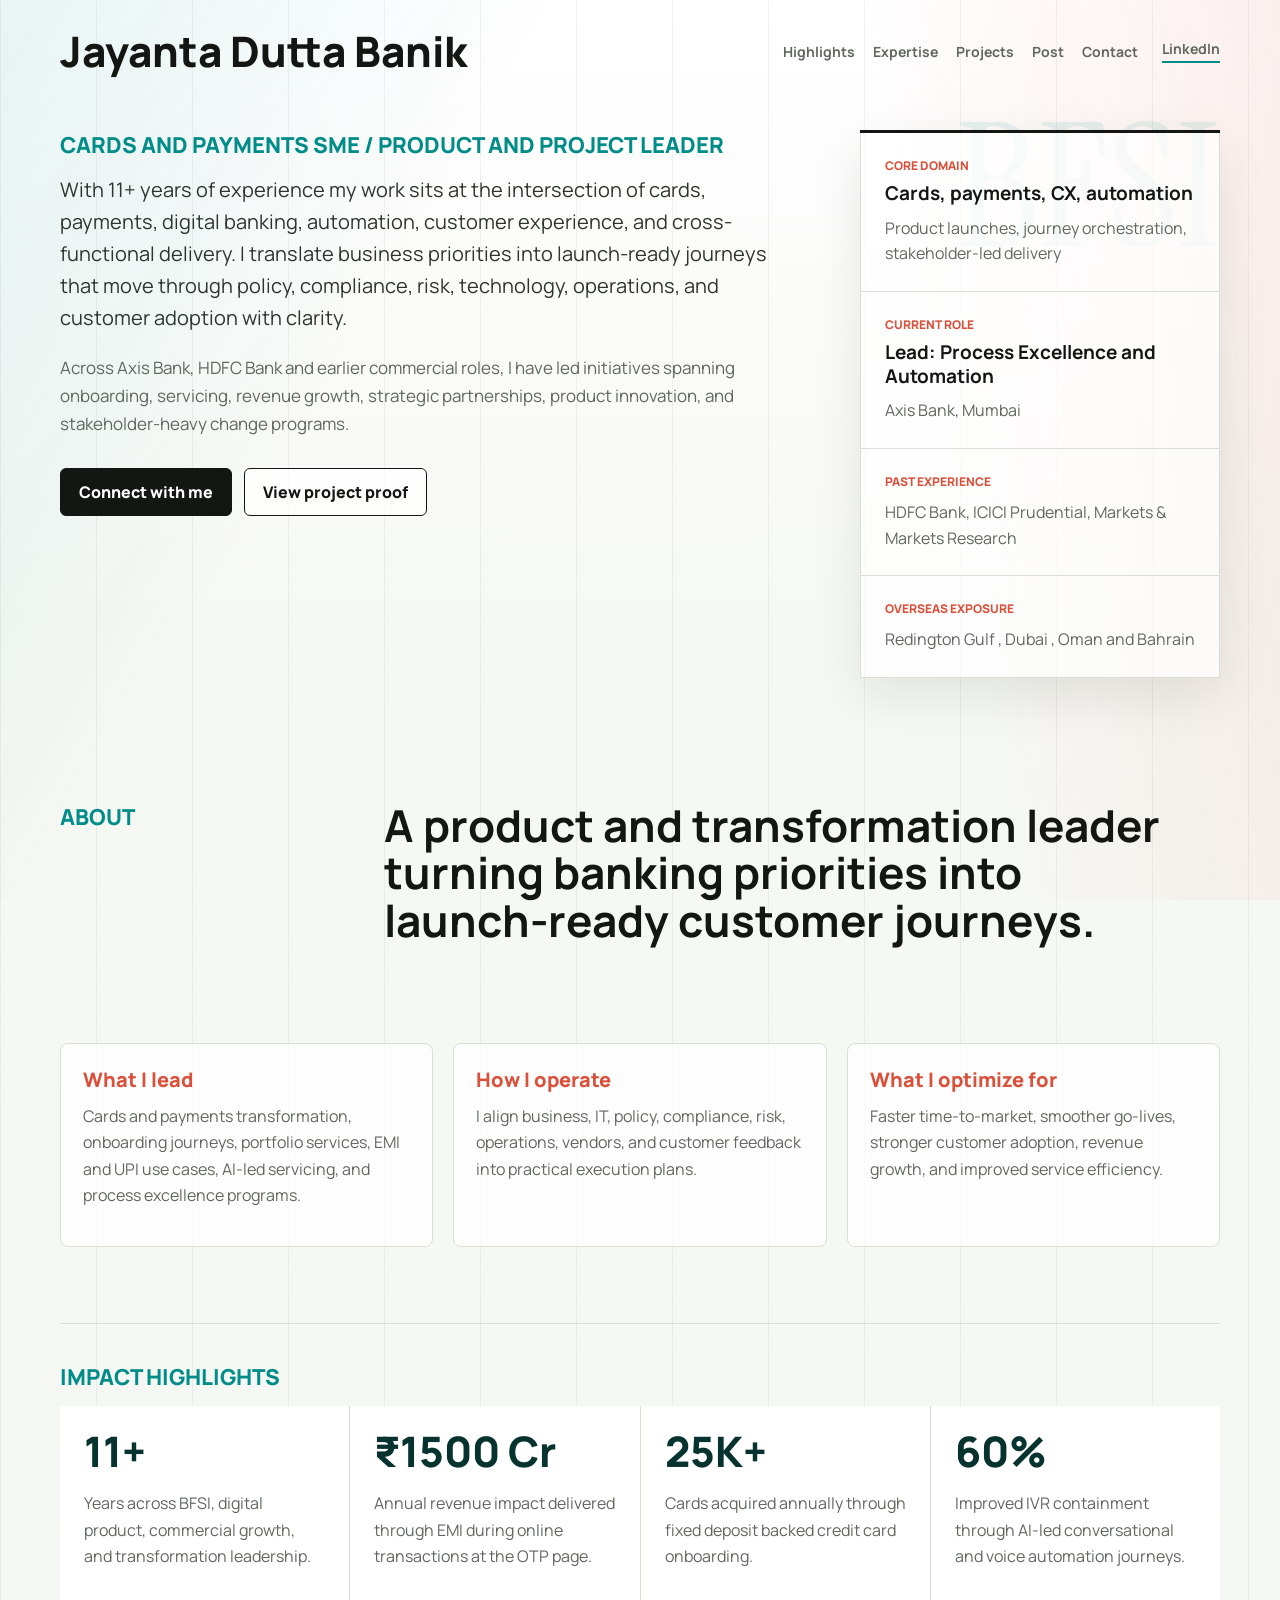
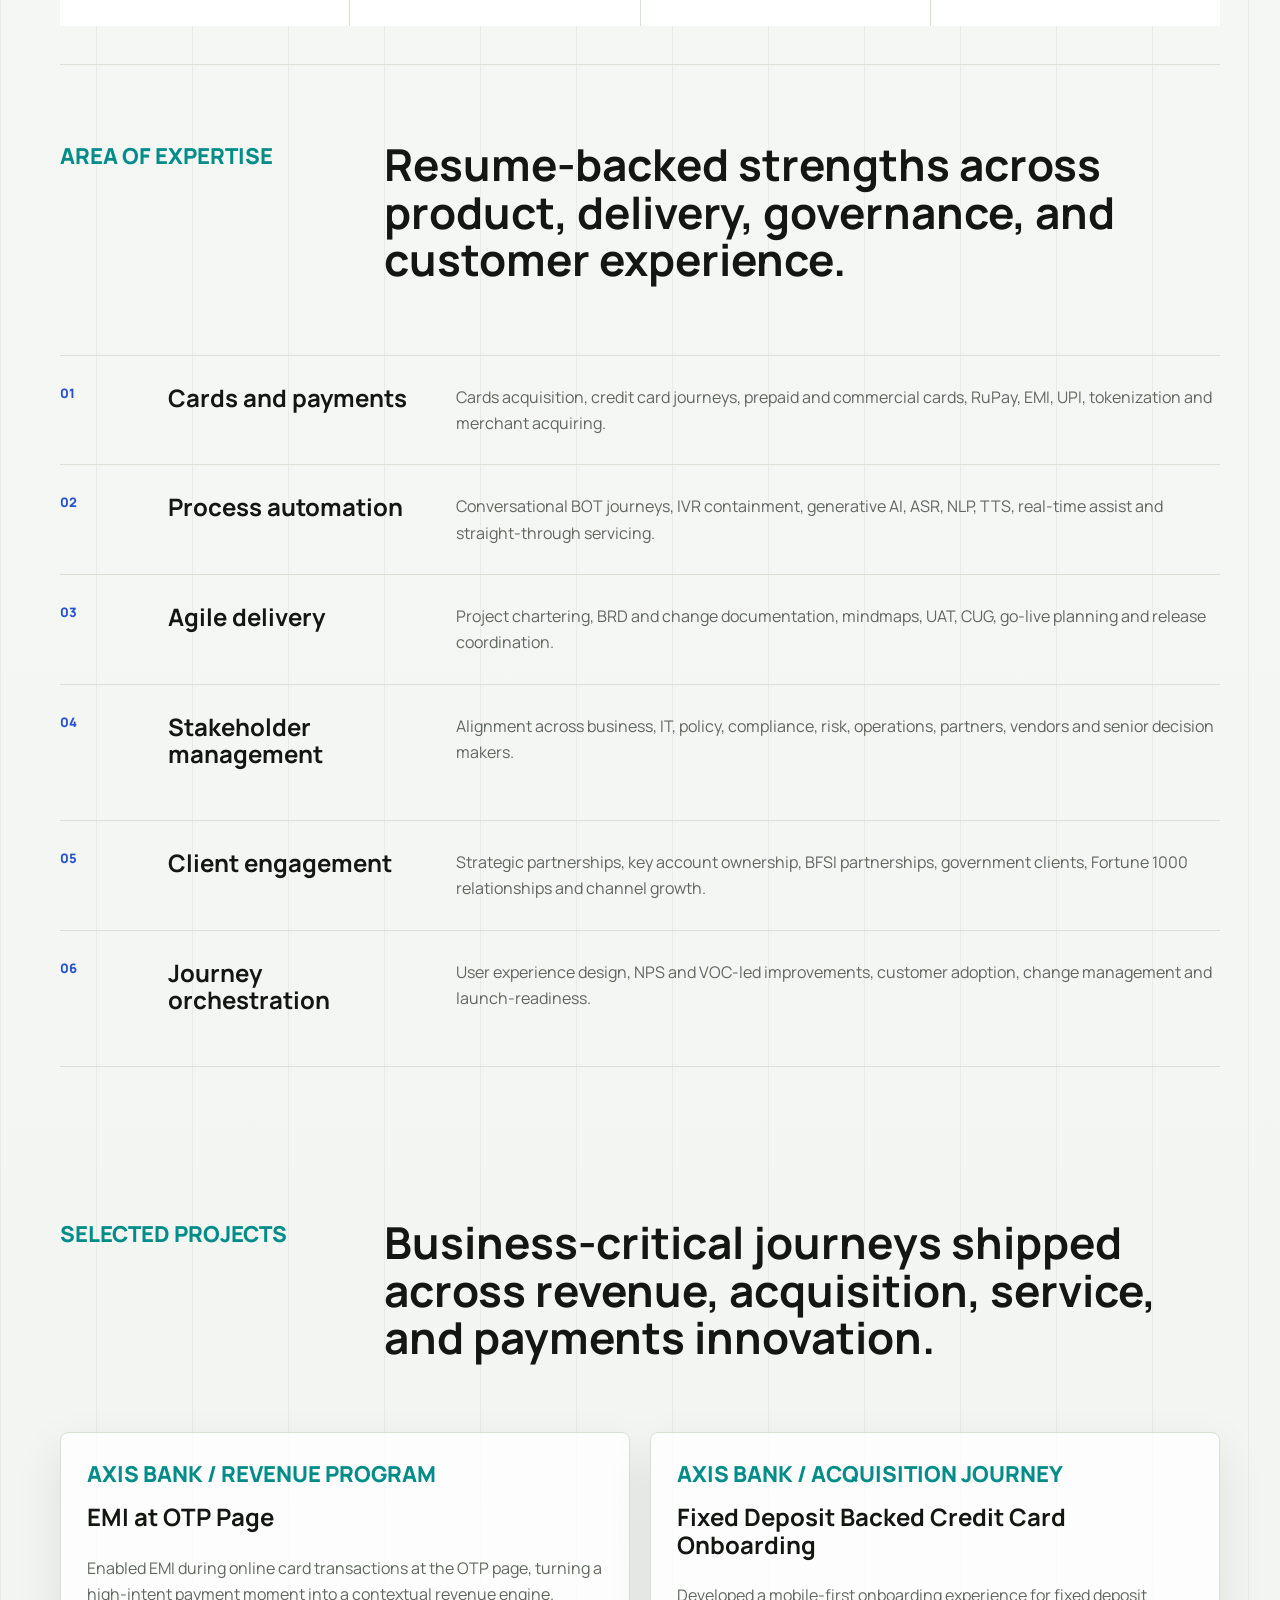
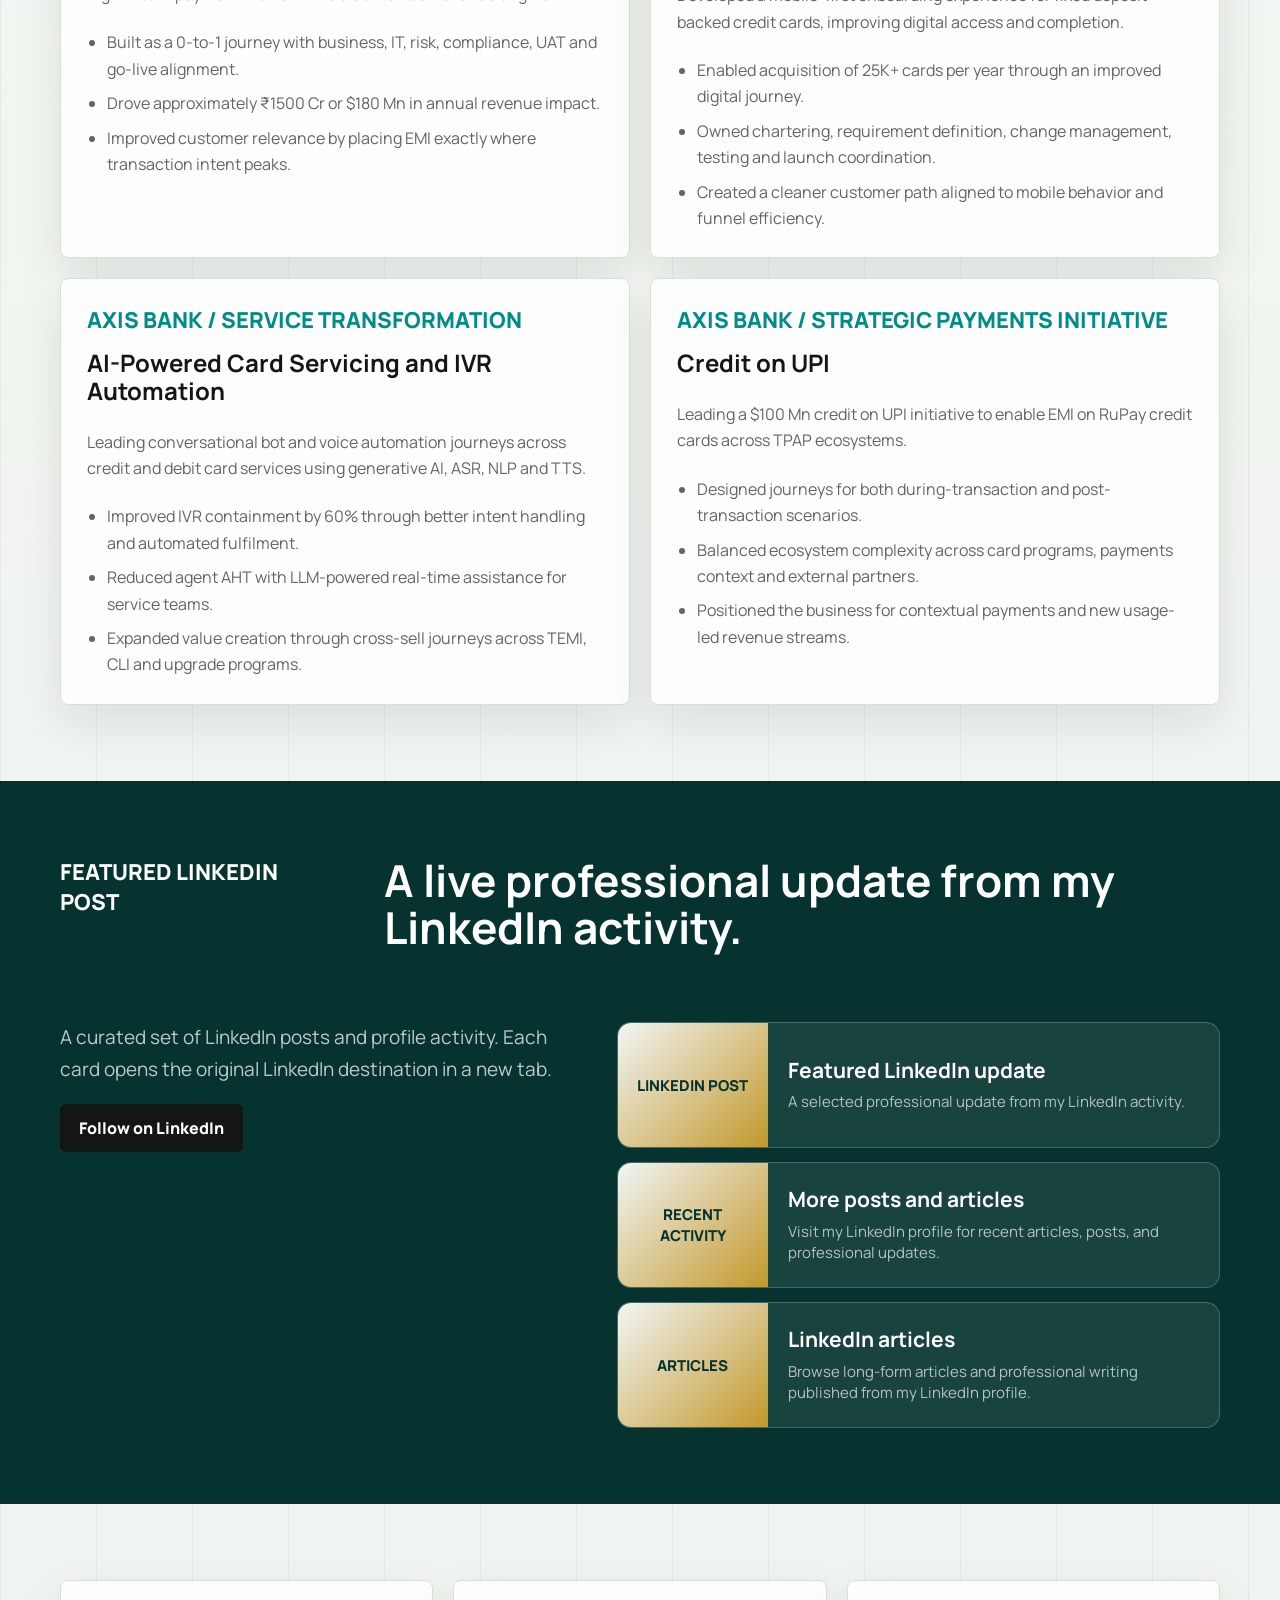
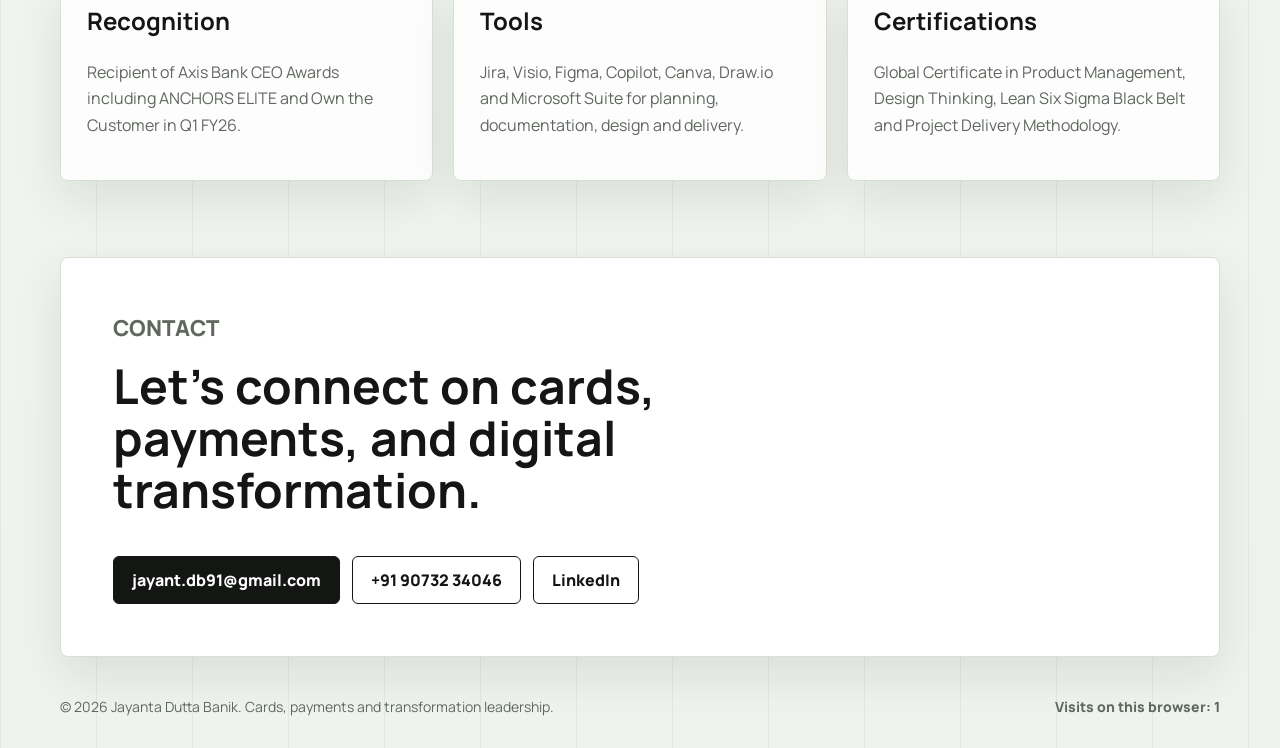
<file: index.html>
<!DOCTYPE html>
<html lang="en">
  <head>
    <meta charset="UTF-8" />
    <meta name="viewport" content="width=device-width, initial-scale=1.0" />
    <title>Jayanta Dutta Banik | Cards, Payments & Transformation</title>
    <meta
      name="description"
      content="Jayanta Dutta Banik, Cards and Payments SME, product and project leader in BFSI and digital transformation."
    />
    <link rel="preconnect" href="https://fonts.googleapis.com" />
    <link rel="preconnect" href="https://fonts.gstatic.com" crossorigin />
    <link
      href="https://fonts.googleapis.com/css2?family=Instrument+Serif:ital@0;1&family=Manrope:wght@400;500;600;700;800&display=swap"
      rel="stylesheet"
    />
    <link rel="stylesheet" href="styles.css?v=20260520b" />
  </head>
  <body>
    <header class="site-header" id="site-header"></header>
    <main id="top"></main>
    <footer class="site-footer" id="site-footer"></footer>

    <script src="content.js?v=20260520b"></script>
    <script src="script.js?v=20260520b"></script>
  </body>
</html>
</file>
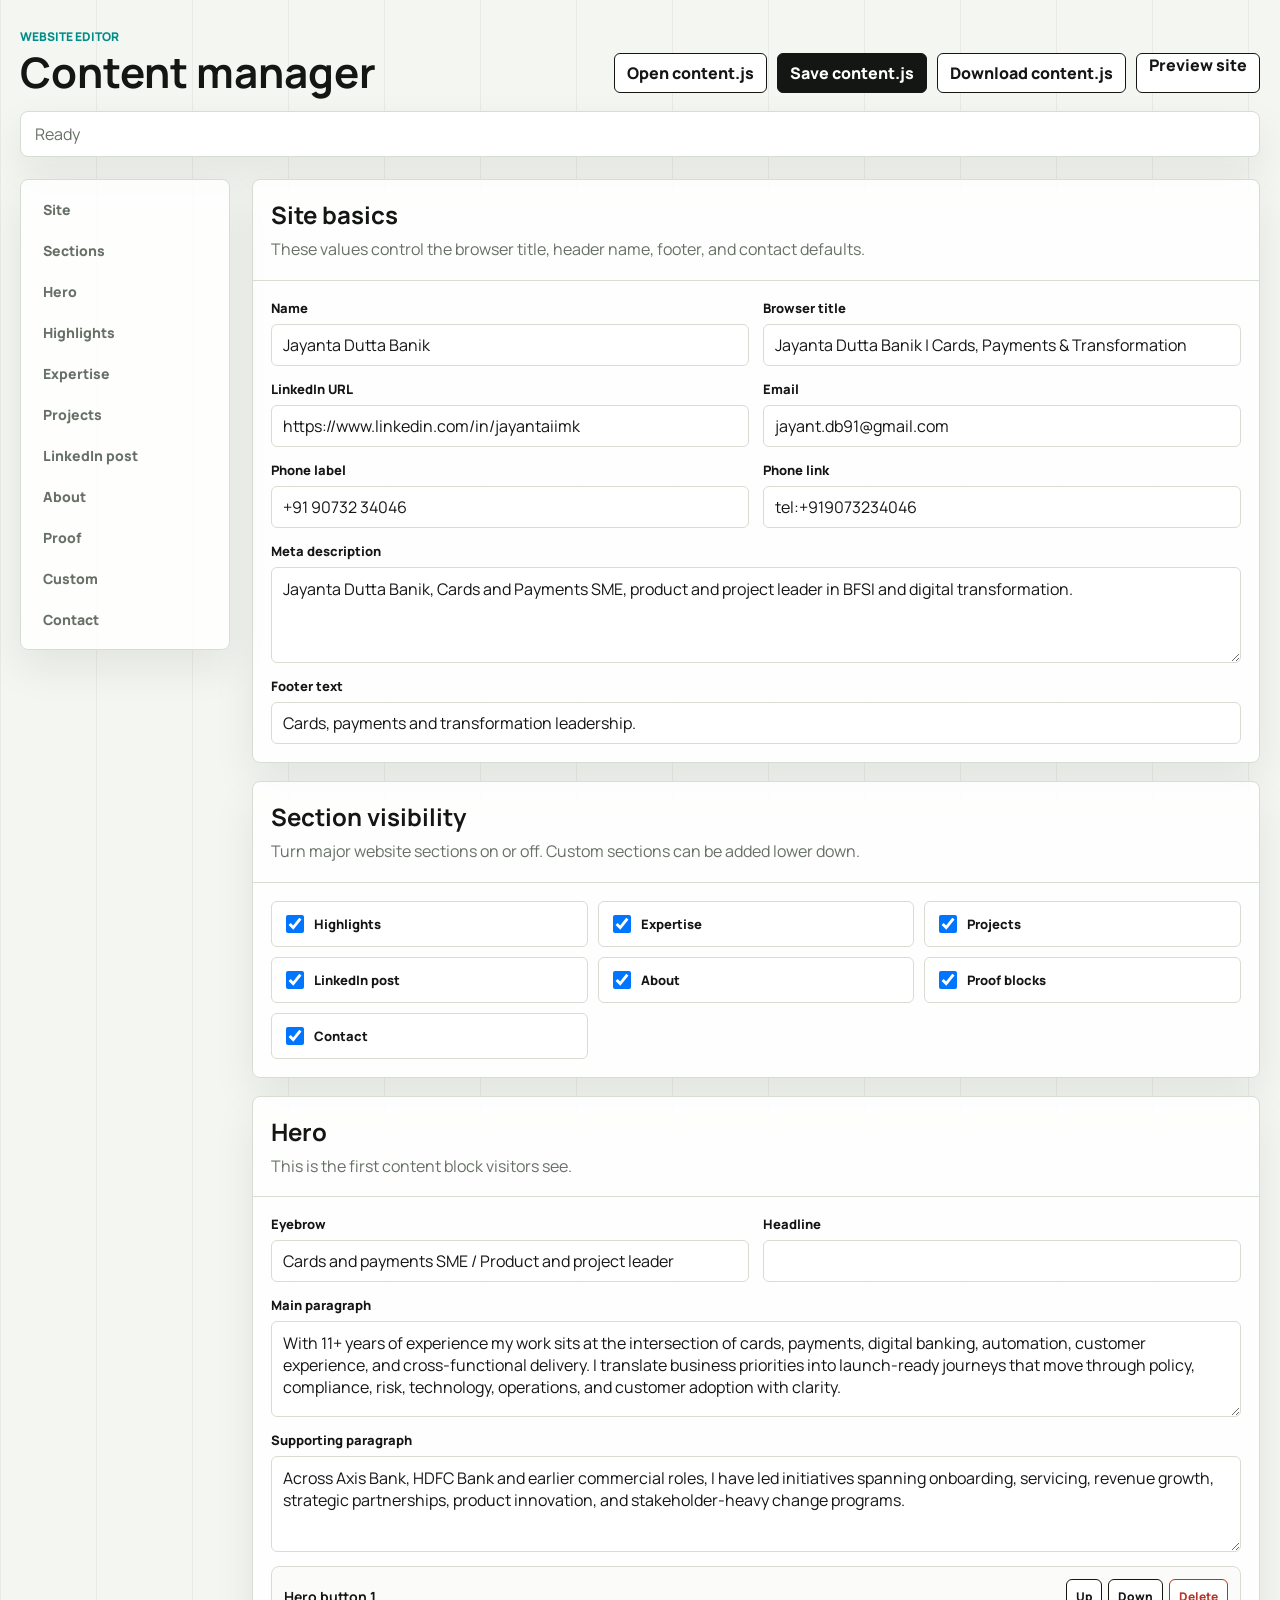
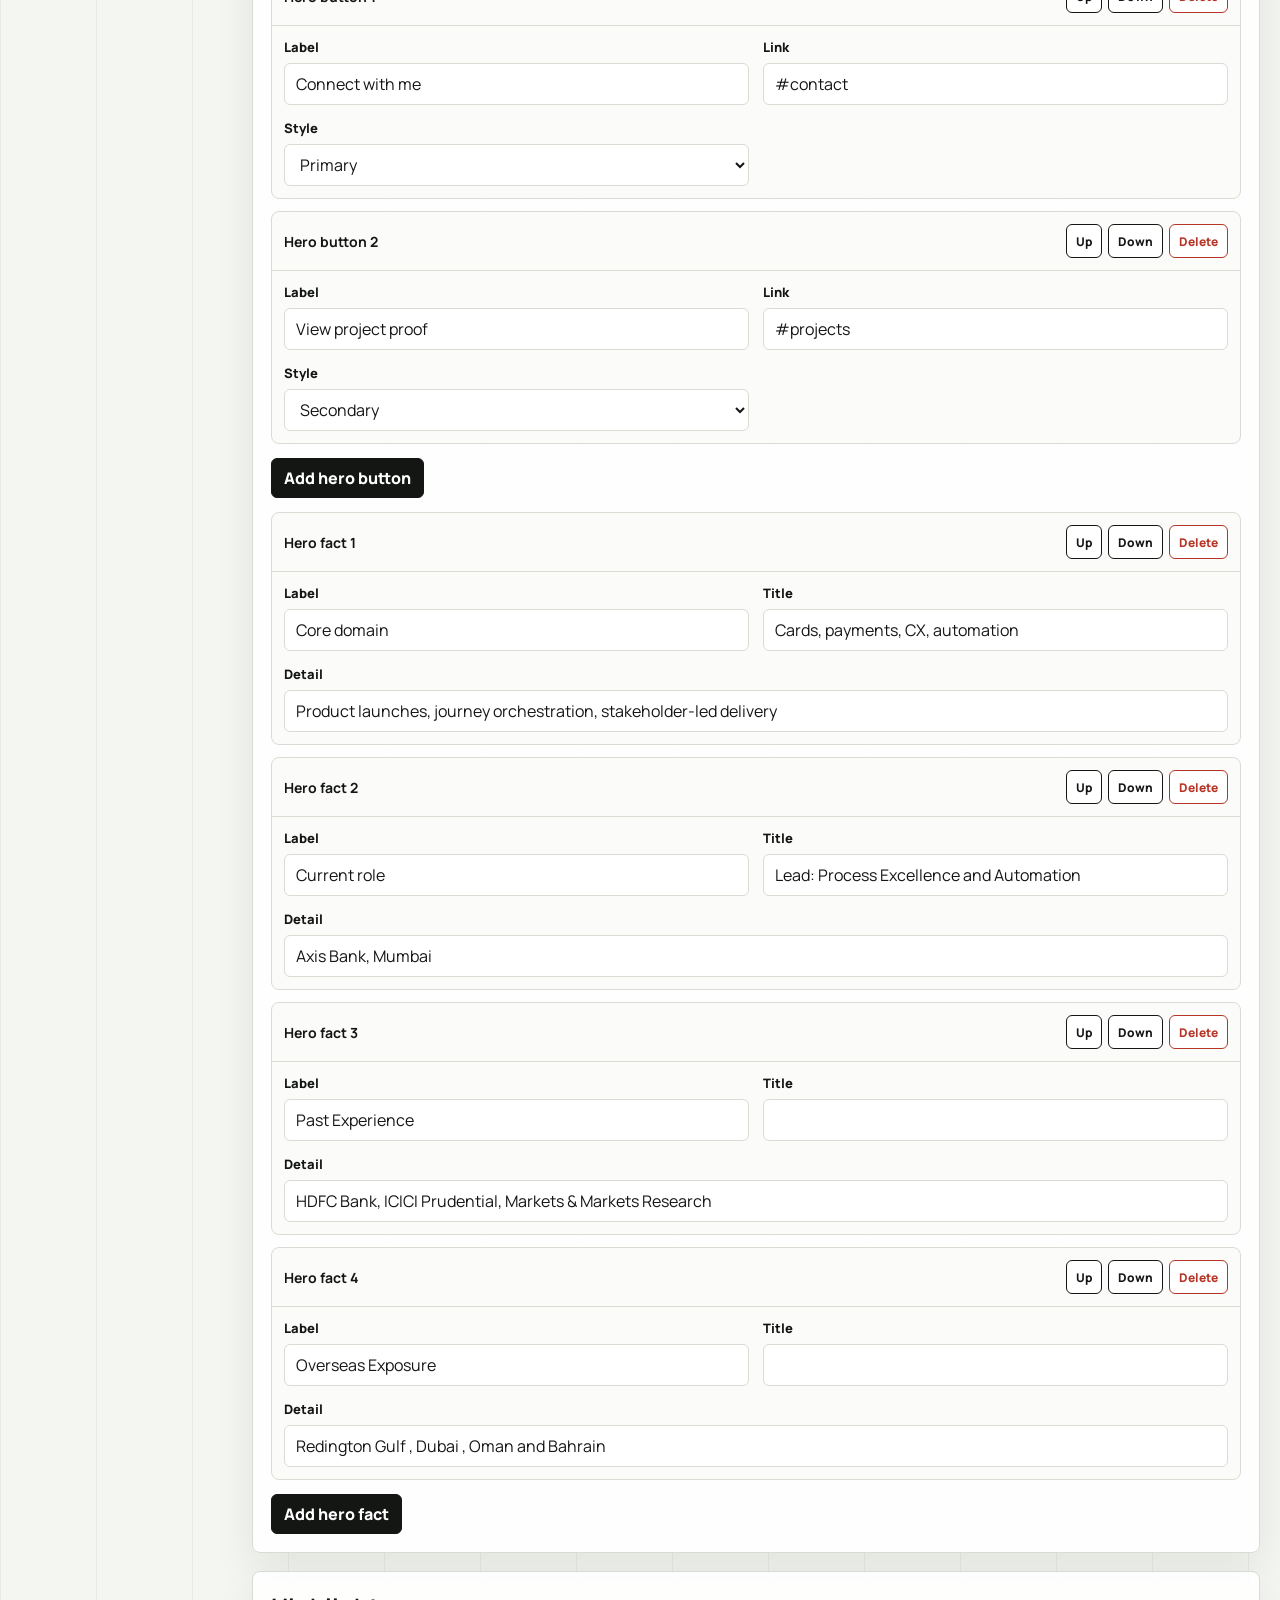
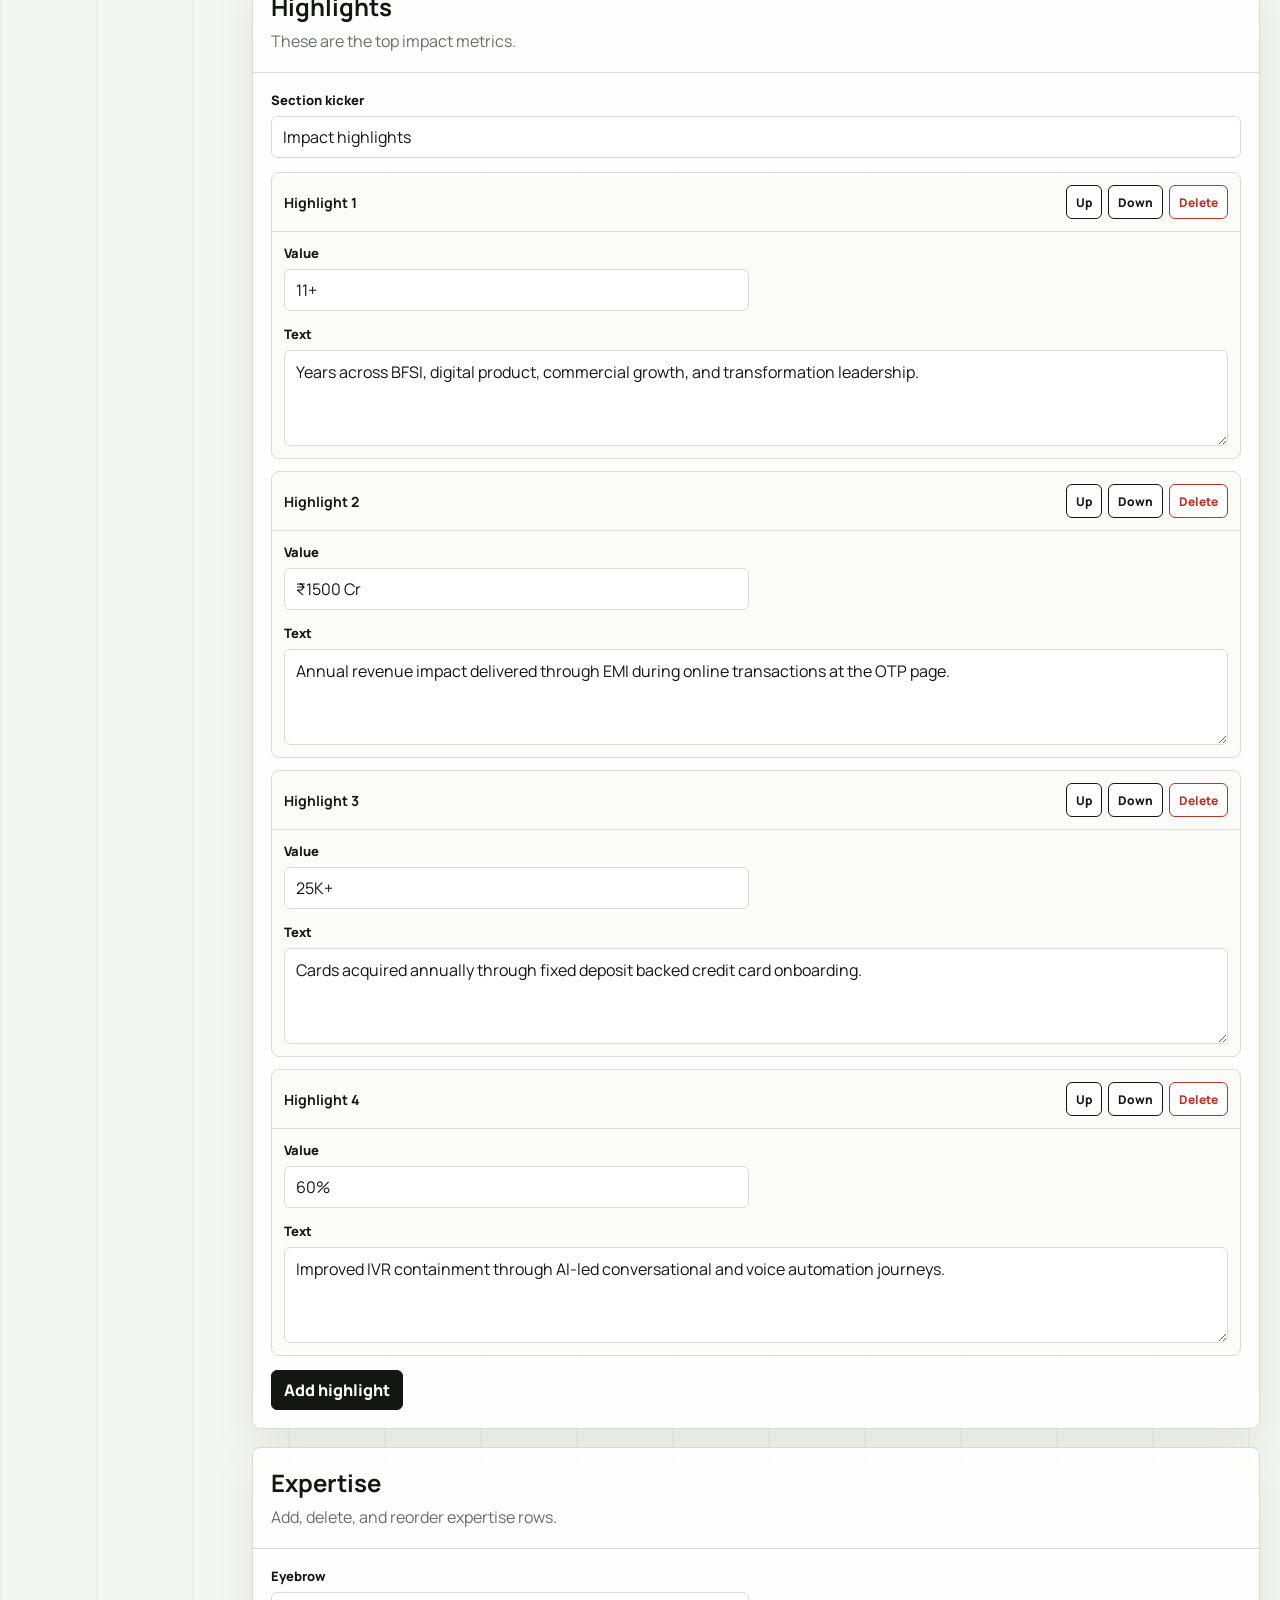
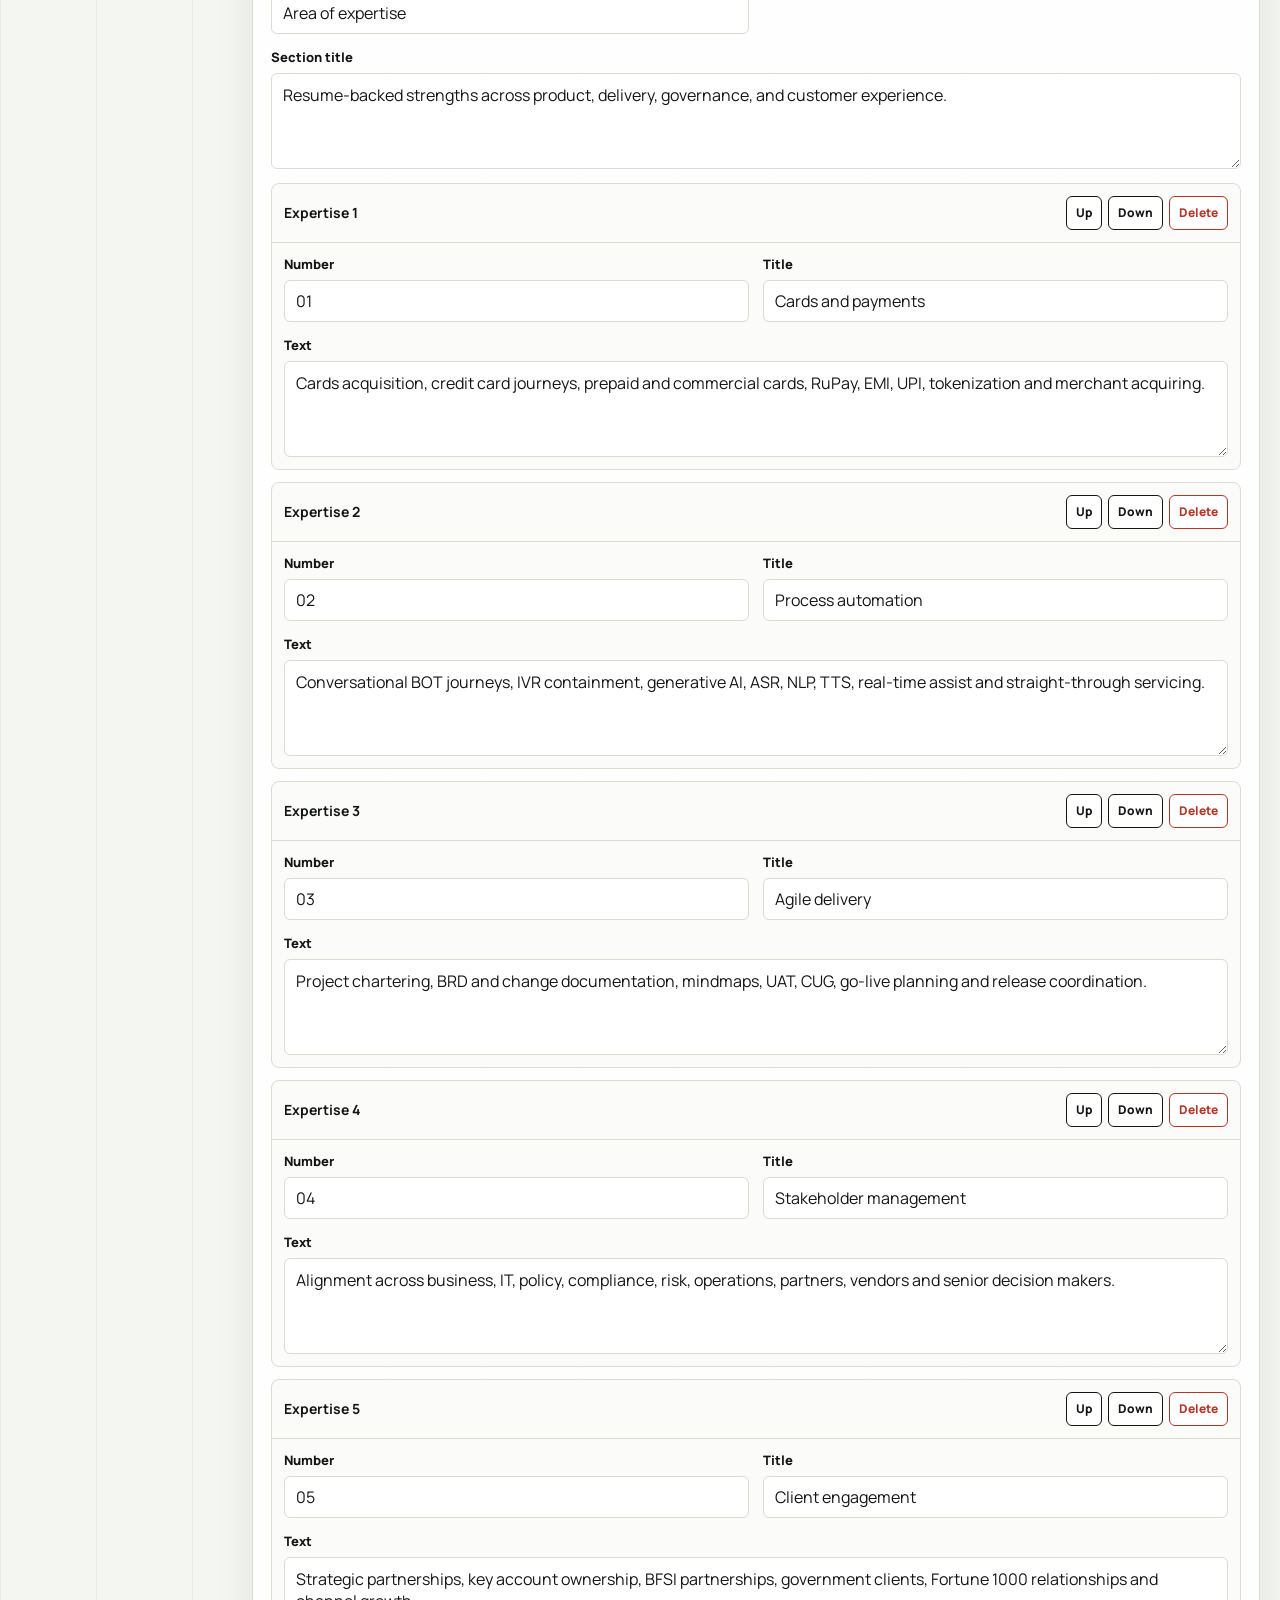
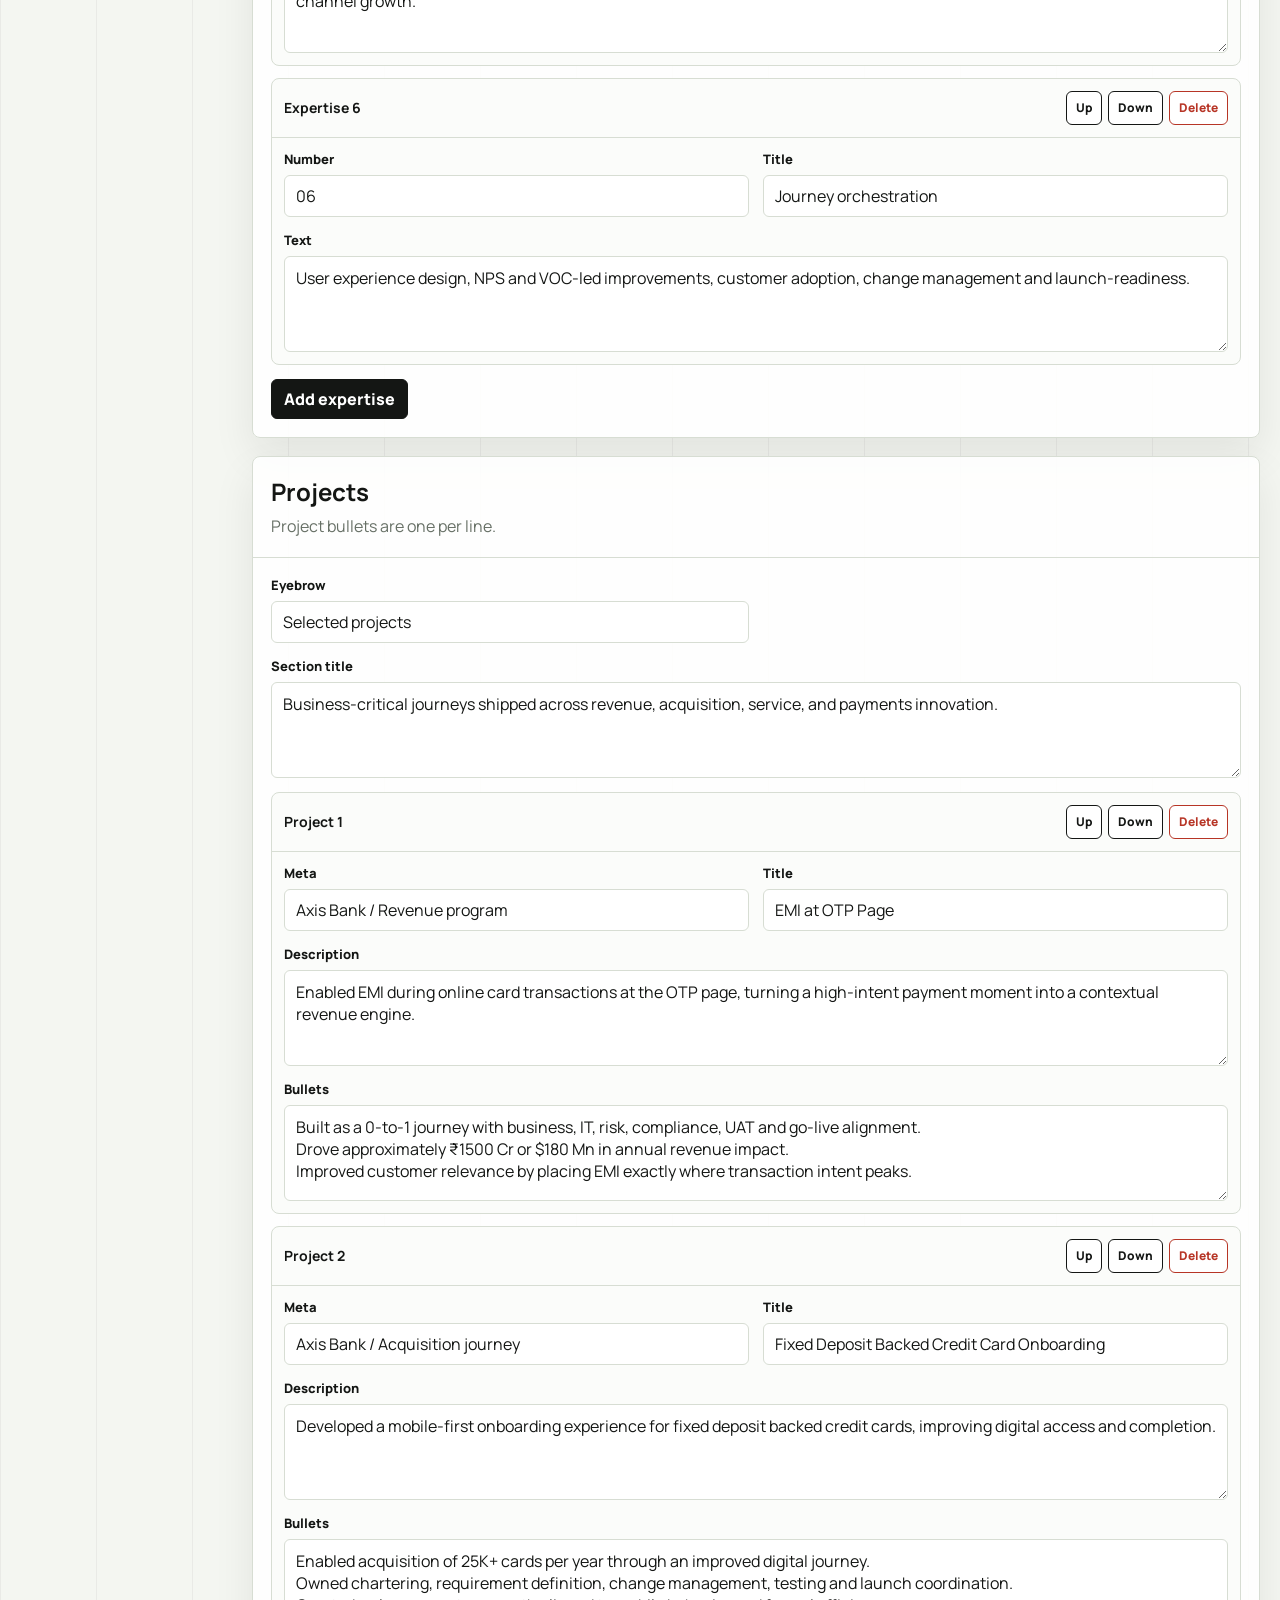
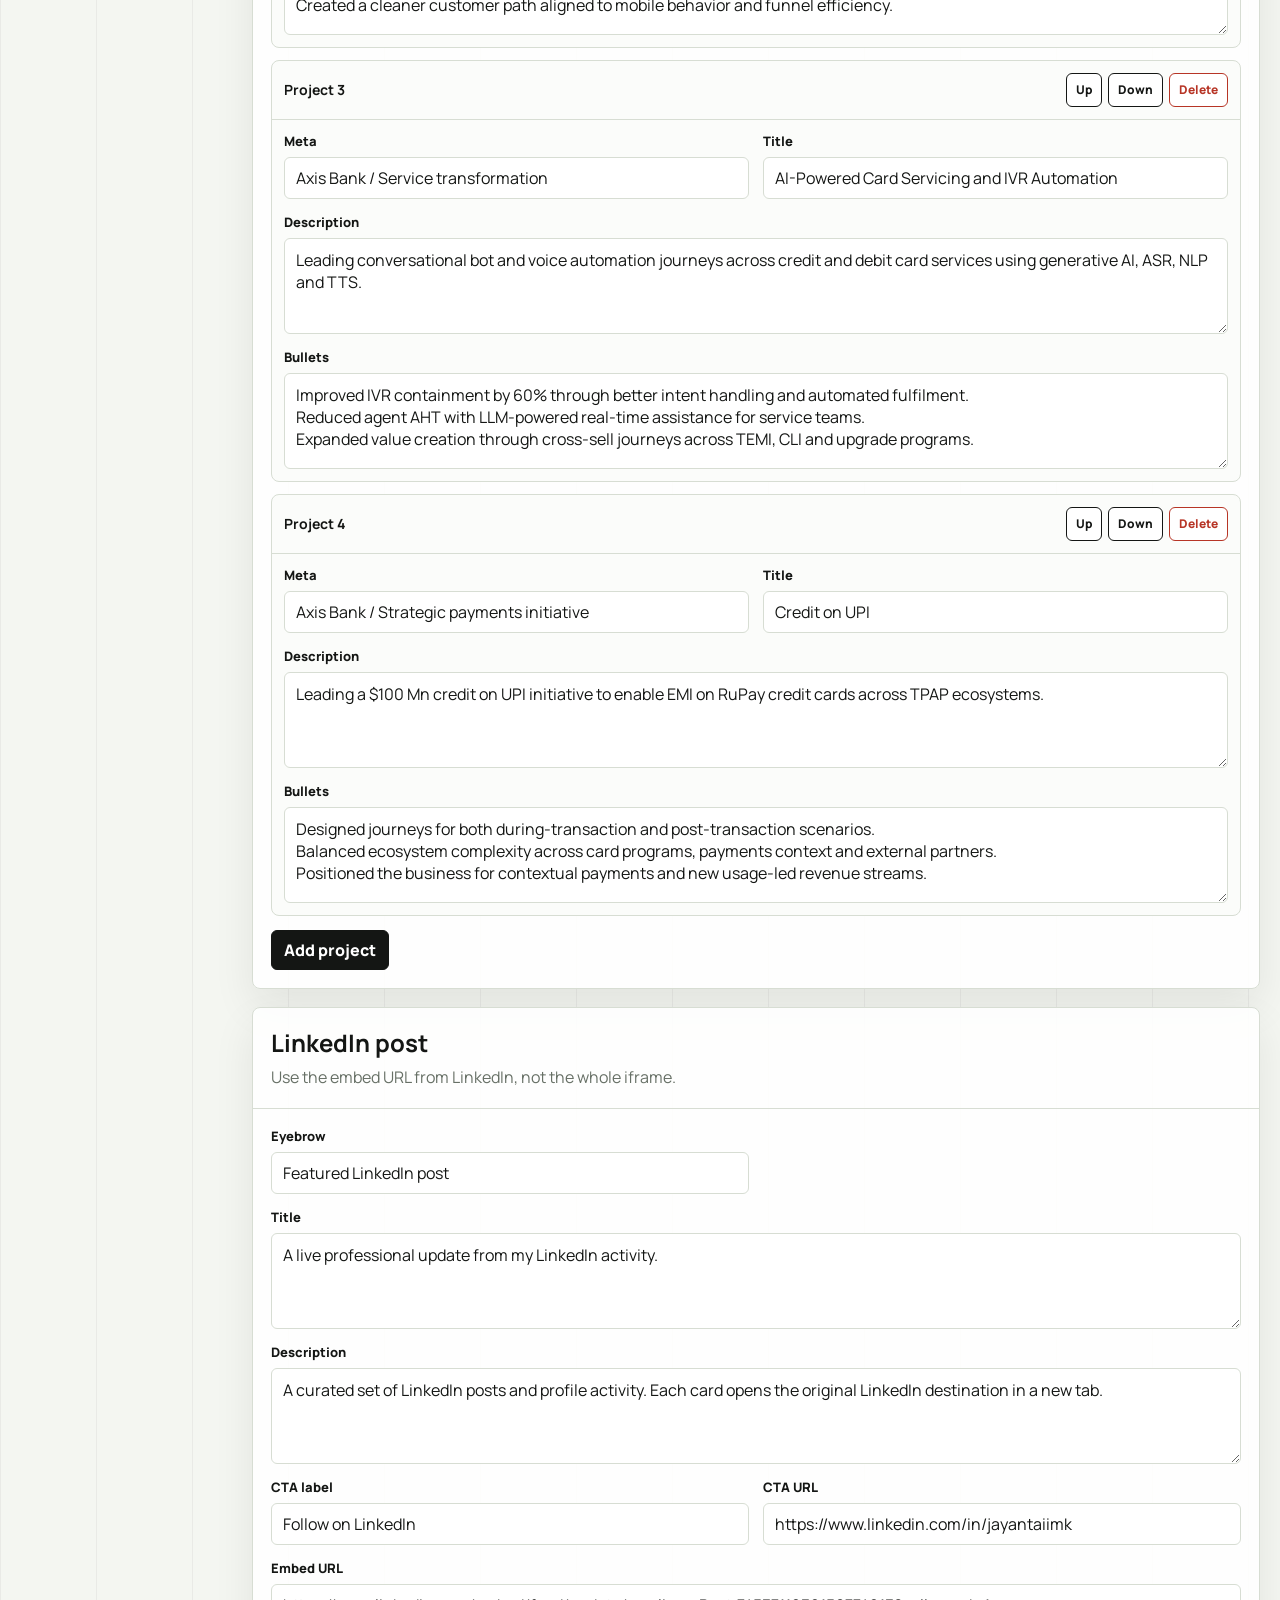
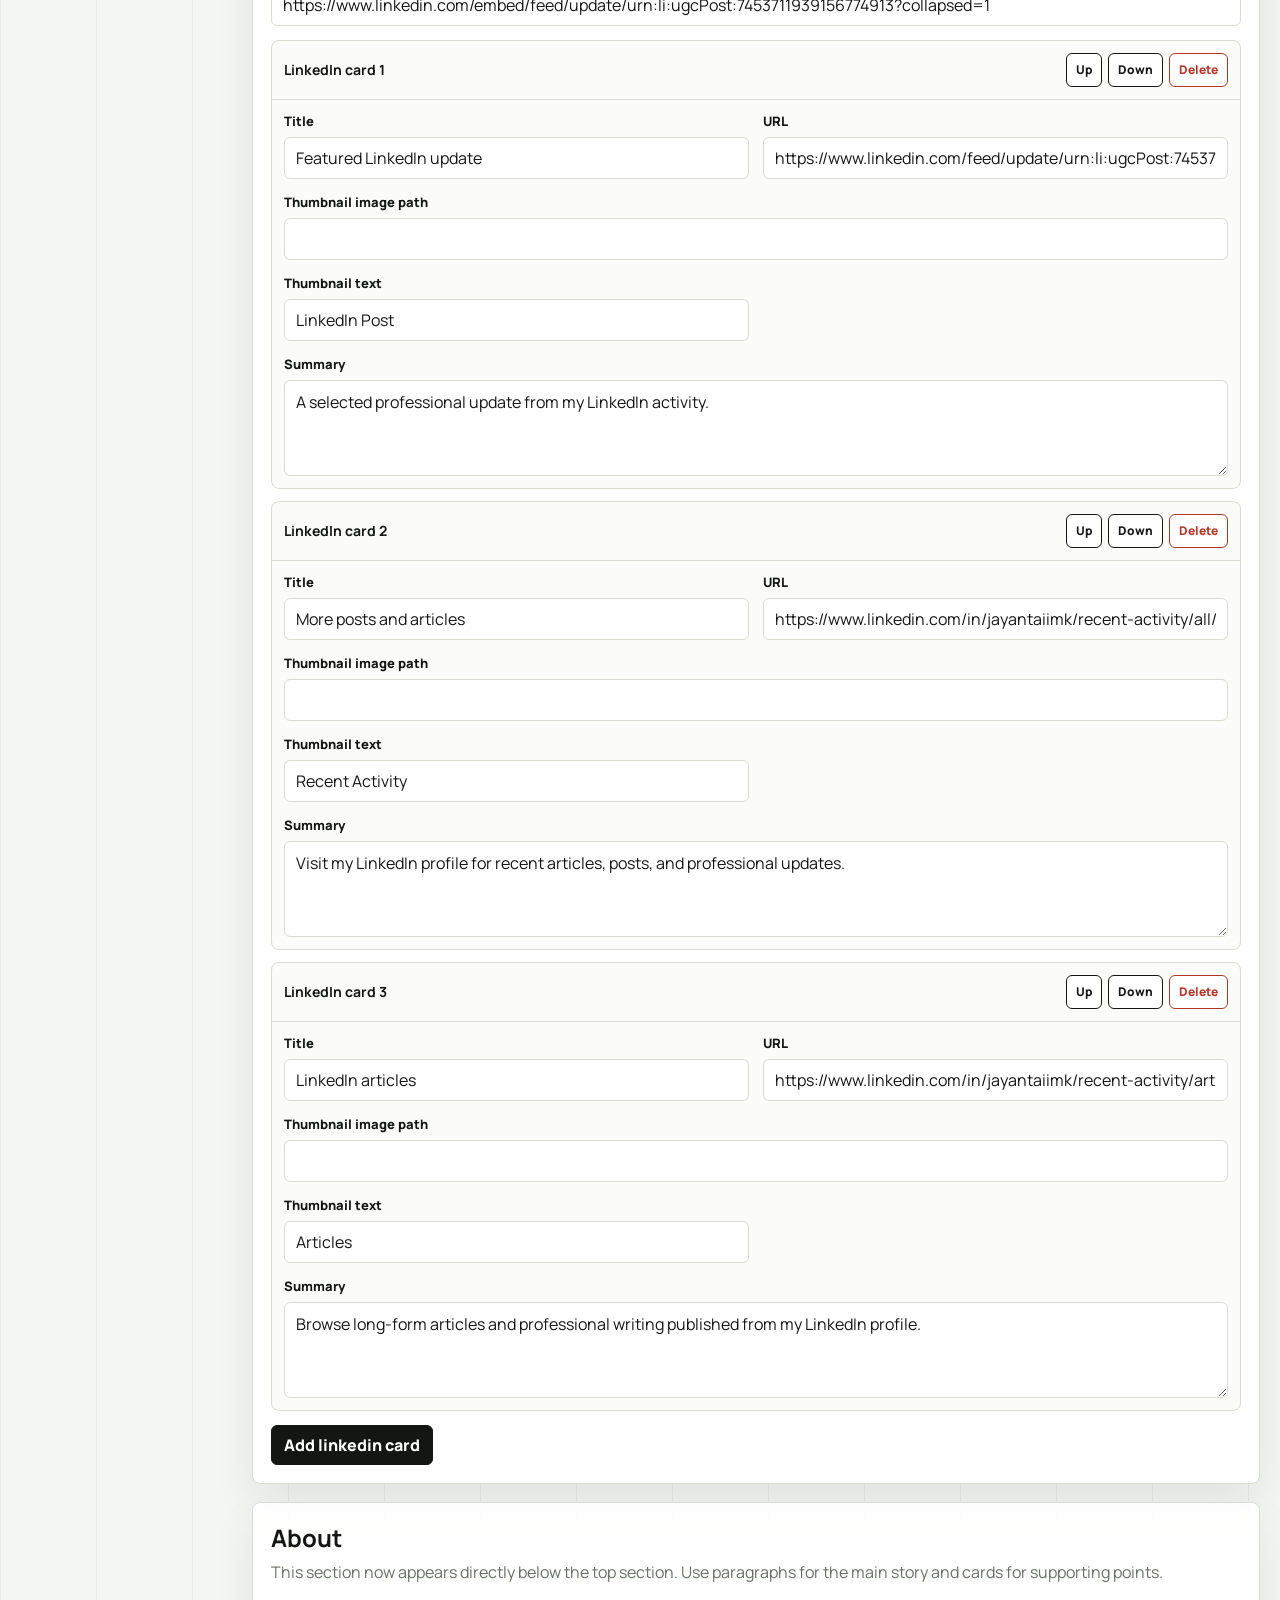
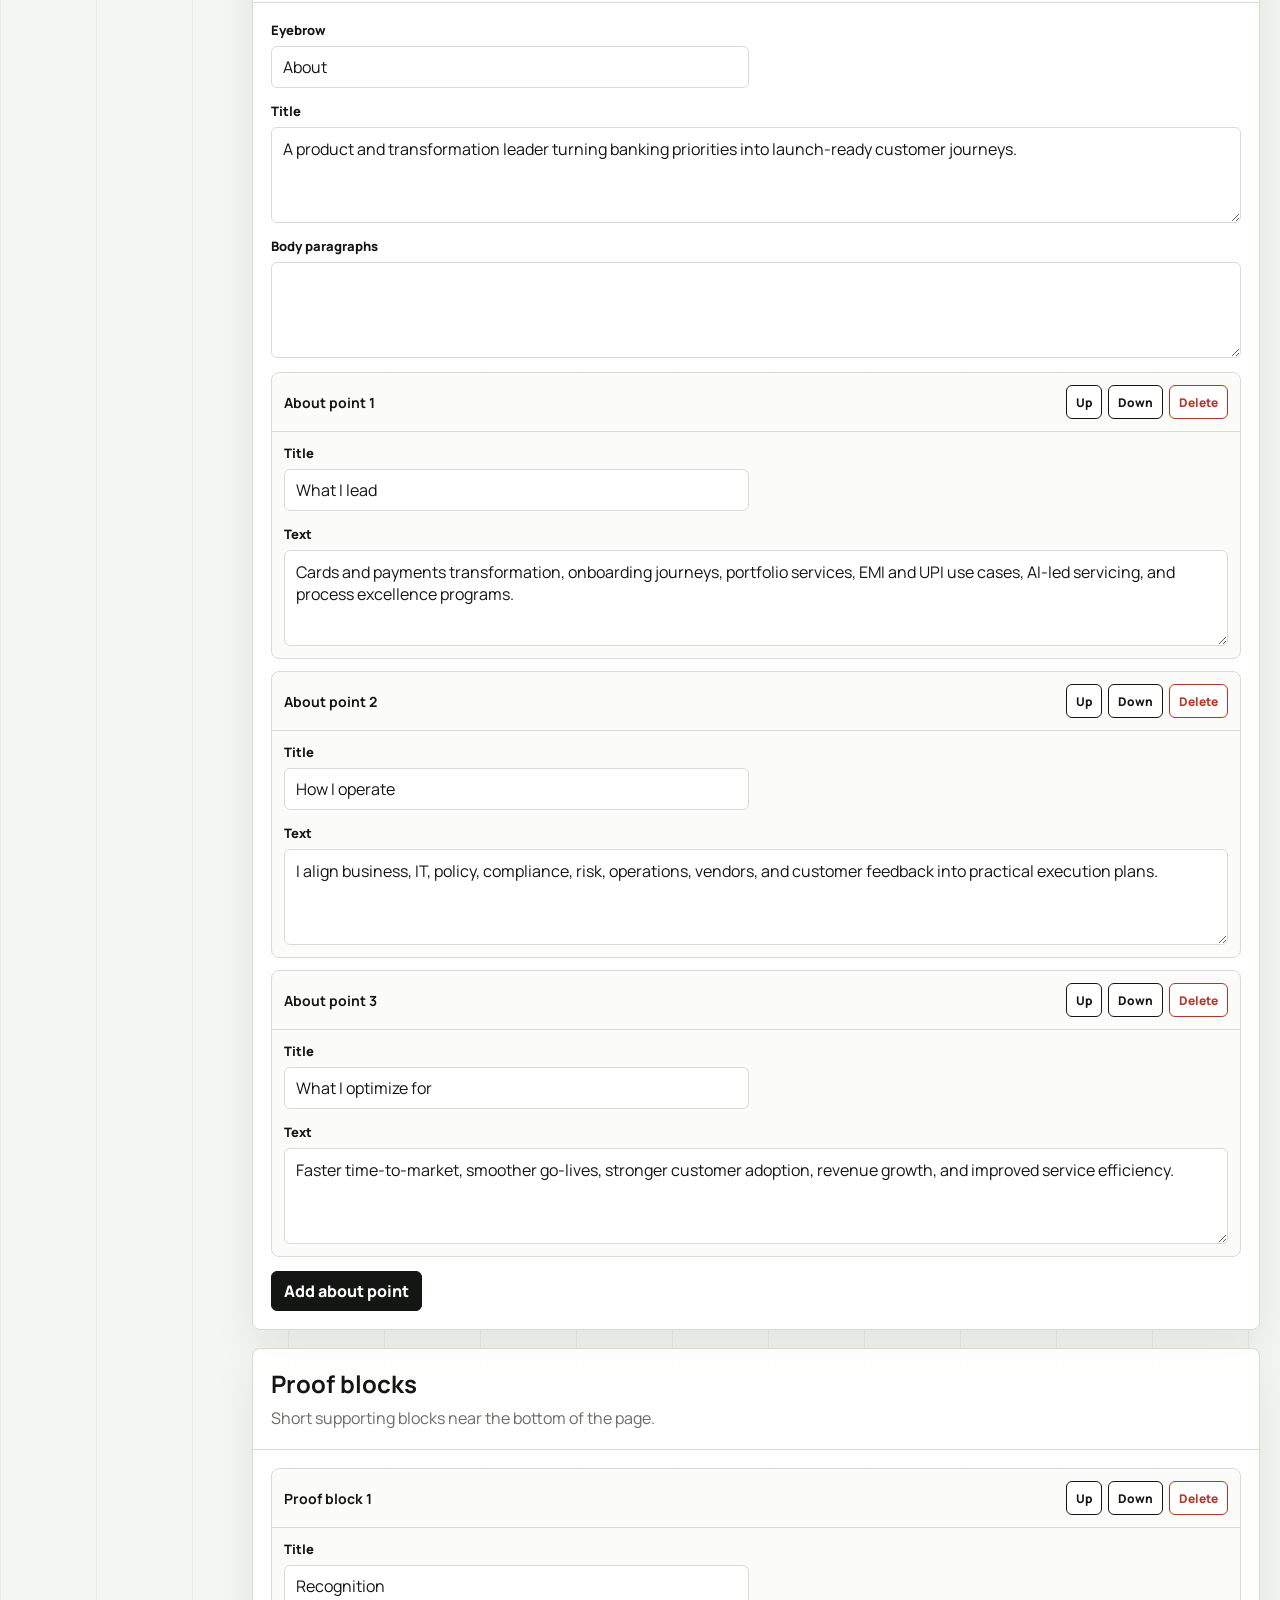
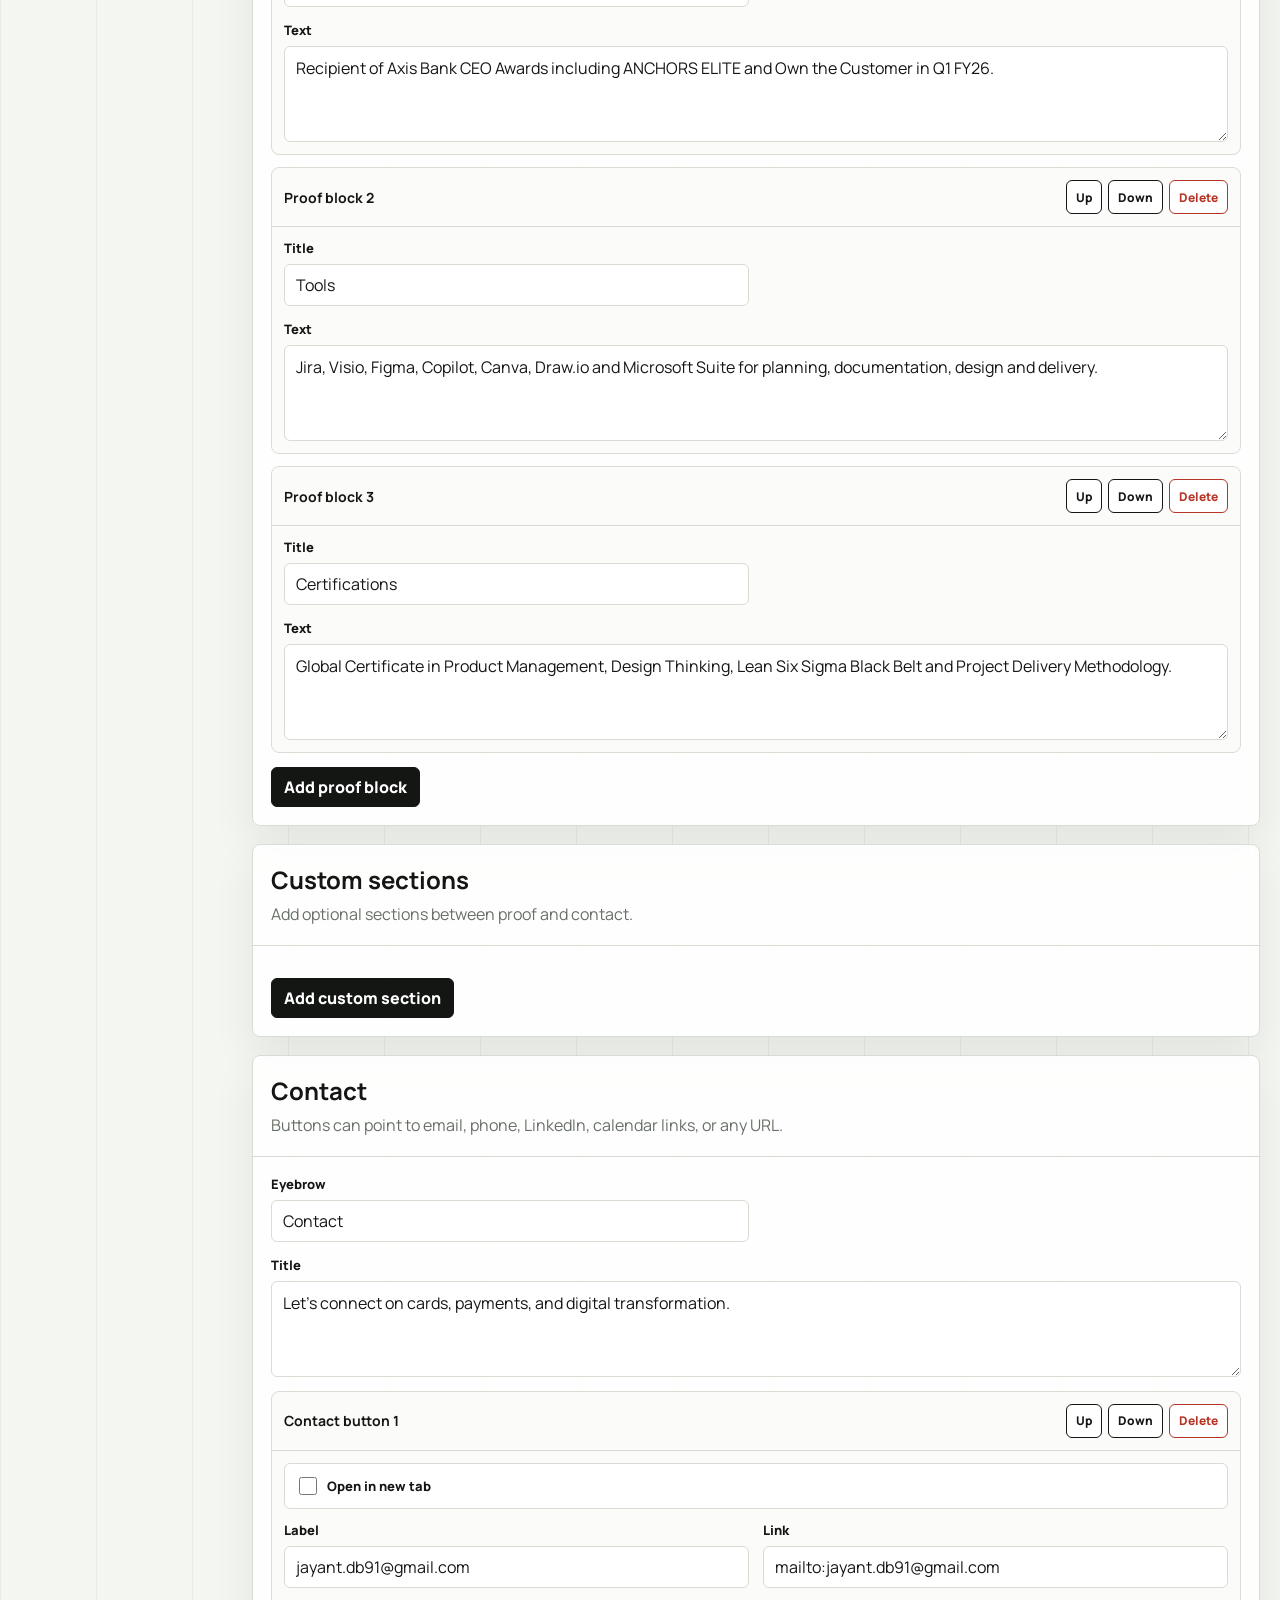
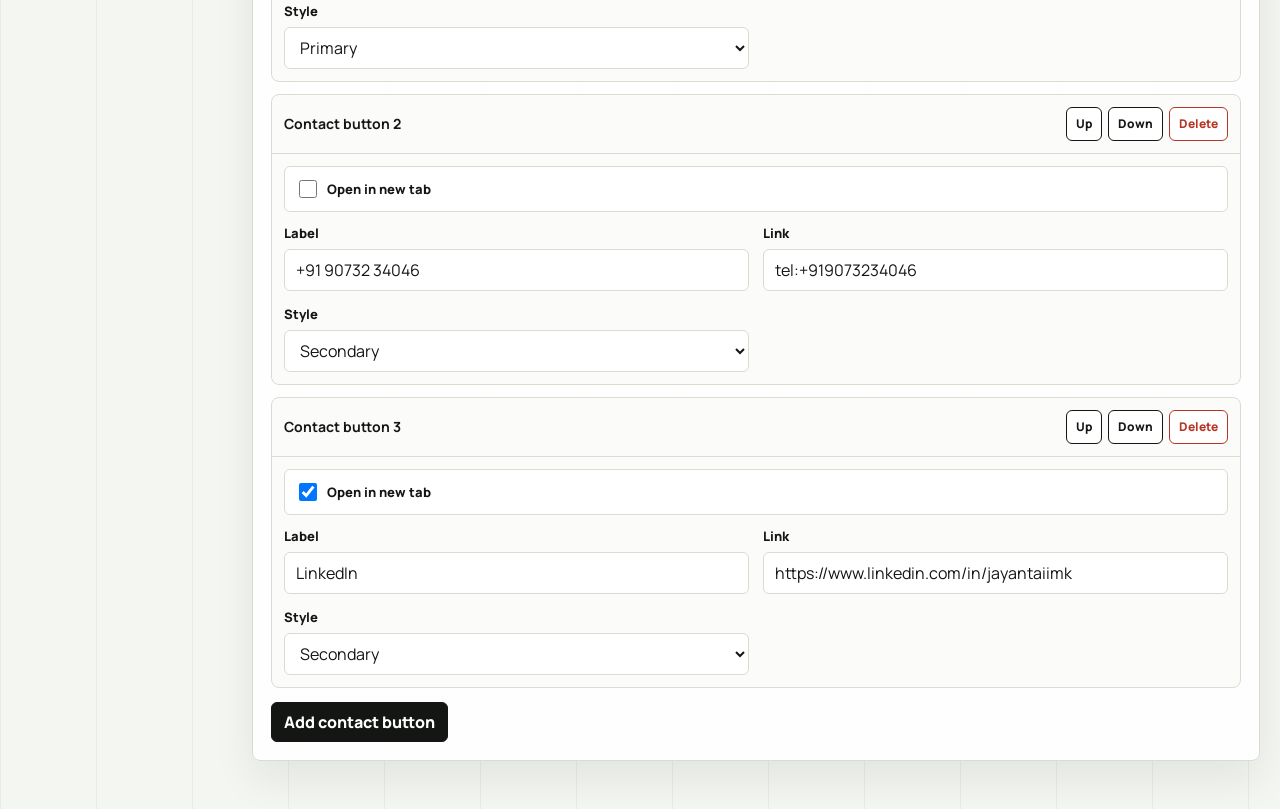
<file: admin.html>
<!DOCTYPE html>
<html lang="en">
  <head>
    <meta charset="UTF-8" />
    <meta name="viewport" content="width=device-width, initial-scale=1.0" />
    <title>Website Content Editor</title>
    <link rel="preconnect" href="https://fonts.googleapis.com" />
    <link rel="preconnect" href="https://fonts.gstatic.com" crossorigin />
    <link
      href="https://fonts.googleapis.com/css2?family=Manrope:wght@400;500;600;700;800&display=swap"
      rel="stylesheet"
    />
    <link rel="stylesheet" href="admin.css" />
  </head>
  <body>
    <header class="admin-top">
      <div>
        <p class="admin-kicker">Website editor</p>
        <h1>Content manager</h1>
      </div>
      <div class="admin-actions">
        <button id="open-file" type="button">Open content.js</button>
        <button id="save-file" type="button" class="primary">Save content.js</button>
        <button id="download-file" type="button">Download content.js</button>
        <a href="index.html" target="_blank" rel="noreferrer">Preview site</a>
      </div>
    </header>

    <div class="admin-status" id="status" role="status">Ready</div>

    <main class="admin-layout">
      <aside class="admin-side" aria-label="Editor sections">
        <a href="#site-panel">Site</a>
        <a href="#sections-panel">Sections</a>
        <a href="#hero-panel">Hero</a>
        <a href="#highlights-panel">Highlights</a>
        <a href="#expertise-panel">Expertise</a>
        <a href="#projects-panel">Projects</a>
        <a href="#post-panel">LinkedIn post</a>
        <a href="#about-panel">About</a>
        <a href="#proof-panel">Proof</a>
        <a href="#custom-panel">Custom</a>
        <a href="#contact-panel">Contact</a>
      </aside>

      <form class="editor" id="editor"></form>
    </main>

    <script src="content.js"></script>
    <script src="admin.js"></script>
  </body>
</html>
</file>
<file: styles.css>
:root {
  --page: #f6f8f4;
  --ink: #141614;
  --muted: #60675f;
  --soft: #e7ece4;
  --line: #d8dfd5;
  --panel: #ffffff;
  --deep: #06332f;
  --teal: #008c89;
  --cobalt: #2451d6;
  --coral: #da503a;
  --gold: #d5a229;
  --shadow: 0 18px 48px rgba(20, 22, 20, 0.09);
  --max-width: 1160px;
}

* {
  box-sizing: border-box;
}

html {
  scroll-behavior: smooth;
}

body {
  margin: 0;
  color: var(--ink);
  background:
    linear-gradient(90deg, rgba(20, 22, 20, 0.05) 1px, transparent 1px),
    linear-gradient(180deg, #ffffff 0%, var(--page) 620px, #eef3ee 100%);
  background-size: 96px 96px, auto;
  font-family: "Manrope", sans-serif;
}

body::before {
  content: "";
  position: fixed;
  inset: 0;
  pointer-events: none;
  background:
    linear-gradient(120deg, rgba(0, 140, 137, 0.11), transparent 32%),
    linear-gradient(260deg, rgba(218, 80, 58, 0.1), transparent 30%);
  opacity: 0.85;
}

a {
  color: inherit;
}

.site-header,
.hero,
.section,
.site-footer {
  width: min(calc(100% - 32px), var(--max-width));
  margin-inline: auto;
  position: relative;
}

.site-header {
  display: grid;
  grid-template-columns: 1fr auto auto;
  align-items: center;
  gap: 24px;
  padding: 22px 0;
}

.brand {
  color: var(--ink);
  font-weight: 800;
  font-size: 42px;
  text-decoration: none;
}

.site-nav {
  display: flex;
  gap: 18px;
  align-items: center;
}

.site-nav a,
.header-link {
  color: var(--muted);
  font-size: 14px;
  font-weight: 700;
  text-decoration: none;
}

.site-nav a:hover,
.site-nav a:focus-visible,
.header-link:hover,
.header-link:focus-visible {
  color: var(--ink);
}

.header-link {
  border-bottom: 2px solid var(--teal);
  padding-bottom: 3px;
}

.hero {
  min-height: auto;
  display: grid;
  grid-template-columns: minmax(0, 1fr) 360px;
  gap: 56px;
  align-items: start;
  padding: 28px 0 48px;
}

.hero::after {
  content: "BFSI";
  position: absolute;
  right: 0;
  top: 0;
  color: rgba(0, 140, 137, 0.09);
  font-family: "Instrument Serif", serif;
  font-size: 172px;
  line-height: 1;
  pointer-events: none;
}

.eyebrow,
.section-kicker,
.project-meta {
  margin: 0 0 14px;
  color: var(--teal);
  font-size: 22px;
  font-weight: 800;
  letter-spacing: 0;
  text-transform: uppercase;
}

h1,
h2,
h3,
p {
  margin-top: 0;
}

h1 {
  max-width: 760px;
  margin-bottom: 20px;
  font-family: "Instrument Serif", serif;
  font-size: 78px;
  font-weight: 400;
  line-height: 1;
}

.hero-lede {
  max-width: 720px;
  color: #2e352f;
  font-size: 20px;
  line-height: 1.6;
}

.hero-note {
  max-width: 720px;
  color: var(--muted);
  font-size: 17px;
  line-height: 1.65;
}

.hero-actions,
.contact-actions {
  display: flex;
  flex-wrap: wrap;
  gap: 12px;
  margin-top: 30px;
}

.button {
  display: inline-flex;
  align-items: center;
  justify-content: center;
  min-height: 48px;
  padding: 0 18px;
  border: 1px solid var(--ink);
  border-radius: 6px;
  font-weight: 800;
  text-decoration: none;
  transition:
    background-color 180ms ease,
    color 180ms ease,
    transform 180ms ease;
}

.button:hover,
.button:focus-visible {
  transform: translateY(-2px);
}

.button-primary {
  background: var(--ink);
  color: #ffffff;
}

.button-secondary {
  background: rgba(255, 255, 255, 0.7);
  color: var(--ink);
}

.hero-facts {
  position: relative;
  z-index: 1;
  display: grid;
  gap: 0;
  border-top: 3px solid var(--ink);
  background: rgba(255, 255, 255, 0.7);
  box-shadow: var(--shadow);
}

.hero-facts div {
  padding: 24px;
  border: 1px solid var(--line);
  border-top: 0;
}

.hero-facts span {
  display: block;
  margin-bottom: 8px;
  color: var(--coral);
  font-size: 12px;
  font-weight: 800;
  text-transform: uppercase;
}

.hero-facts strong {
  display: block;
  margin-bottom: 10px;
  font-size: 19px;
  line-height: 1.25;
}

.hero-facts p {
  color: var(--muted);
  line-height: 1.6;
  margin-bottom: 0;
}

.section {
  padding: 76px 0;
}

.section-header {
  display: grid;
  grid-template-columns: 270px minmax(0, 1fr);
  gap: 54px;
  align-items: start;
  margin-bottom: 34px;
}

.section-header h2 {
  max-width: 780px;
  font-size: 44px;
  line-height: 1.08;
}

.impact-section {
  border-top: 1px solid var(--line);
  border-bottom: 1px solid var(--line);
  padding: 38px 0;
}

.impact-grid {
  display: grid;
  grid-template-columns: repeat(4, 1fr);
  gap: 1px;
  background: var(--line);
}

.impact-item {
  min-height: 220px;
  padding: 24px;
  background: var(--panel);
}

.impact-item span {
  display: block;
  margin-bottom: 18px;
  color: var(--deep);
  font-size: 42px;
  font-weight: 800;
  line-height: 1;
}

.impact-item p,
.expertise-item p,
.project-item p,
.project-item li,
.post-copy p,
.about-copy p,
.about-point p,
.proof-item p,
.contact-section p {
  color: var(--muted);
  line-height: 1.65;
}

.expertise-list {
  border-top: 1px solid var(--line);
}

.expertise-item {
  display: grid;
  grid-template-columns: 80px 260px minmax(0, 1fr);
  gap: 28px;
  padding: 28px 0;
  border-bottom: 1px solid var(--line);
}

.expertise-item span {
  color: var(--cobalt);
  font-size: 13px;
  font-weight: 800;
}

.expertise-item h3,
.project-item h3,
.proof-item h3 {
  font-size: 24px;
  line-height: 1.15;
}

.expertise-item p {
  margin-bottom: 0;
}

.project-list {
  display: grid;
  grid-template-columns: repeat(2, 1fr);
  gap: 20px;
}

.project-item,
.proof-item {
  padding: 26px;
  border: 1px solid var(--line);
  border-radius: 8px;
  background: rgba(255, 255, 255, 0.82);
  box-shadow: var(--shadow);
}

.project-item ul {
  margin: 22px 0 0;
  padding-left: 20px;
}

.project-item li + li {
  margin-top: 8px;
}

.linkedin-post-section {
  width: 100%;
  max-width: none;
  background: var(--deep);
  color: #ffffff;
  padding: 76px max(16px, calc((100vw - var(--max-width)) / 2));
}

.linkedin-post-section .section-header h2,
.linkedin-post-section .eyebrow {
  color: #ffffff;
}

.post-layout {
  display: grid;
  grid-template-columns: minmax(0, 0.85fr) minmax(360px, 1fr);
  gap: 44px;
  align-items: start;
}

.post-copy {
  max-width: 560px;
}

.post-copy p {
  color: rgba(255, 255, 255, 0.74);
  font-size: 19px;
}

.linkedin-card-grid {
  display: grid;
  gap: 14px;
}

.linkedin-card {
  display: grid;
  grid-template-columns: 150px 1fr;
  gap: 20px;
  align-items: stretch;
  min-height: 126px;
  color: #ffffff;
  text-decoration: none;
  border: 1px solid rgba(255, 255, 255, 0.2);
  border-radius: 14px;
  overflow: hidden;
  background: rgba(255, 255, 255, 0.08);
  transition: transform 180ms ease, border-color 180ms ease, background 180ms ease;
}

.linkedin-card:hover,
.linkedin-card:focus-visible {
  transform: translateY(-2px);
  border-color: rgba(255, 255, 255, 0.48);
  background: rgba(255, 255, 255, 0.13);
}

.linkedin-card-thumb {
  display: grid;
  place-items: center;
  padding: 16px;
  color: var(--deep);
  background:
    linear-gradient(135deg, rgba(255, 255, 255, 0.94), rgba(213, 162, 41, 0.9)),
    radial-gradient(circle at top left, rgba(0, 140, 137, 0.34), transparent 44%);
  background-size: cover;
  background-position: center;
  font-size: 15px;
  font-weight: 800;
  text-align: center;
  text-transform: uppercase;
}

.linkedin-card-thumb.has-image {
  color: transparent;
}

.linkedin-card-body {
  display: grid;
  align-content: center;
  gap: 8px;
  padding: 16px 18px 16px 0;
}

.linkedin-card-body strong {
  font-size: 21px;
  line-height: 1.25;
}

.linkedin-card-body small {
  color: rgba(255, 255, 255, 0.68);
  font-size: 15px;
  line-height: 1.45;
}

.about-grid {
  display: grid;
  gap: 28px;
}

.about-grid-full {
  grid-template-columns: minmax(0, 1fr);
}

.about-copy p {
  font-size: 18px;
  max-width: 980px;
}

.about-points {
  display: grid;
  grid-template-columns: repeat(3, 1fr);
  gap: 20px;
}

.about-point {
  padding: 22px;
  border: 1px solid var(--line);
  border-radius: 8px;
  background: rgba(255, 255, 255, 0.72);
}

.about-point h3 {
  margin-bottom: 10px;
  color: var(--coral);
  font-size: 20px;
  font-weight: 800;
}

.proof-grid {
  display: grid;
  grid-template-columns: repeat(3, 1fr);
  gap: 20px;
}

.contact-section {
  margin-bottom: 40px;
  padding: 52px;
  border: 1px solid var(--line);
  border-radius: 8px;
  background: var(--panel);
  box-shadow: var(--shadow);
}

.contact-section h2 {
  max-width: 780px;
  font-size: 48px;
  line-height: 1.08;
}

.site-footer {
  display: flex;
  justify-content: space-between;
  gap: 18px;
  align-items: center;
  padding: 0 0 32px;
  color: var(--muted);
  font-size: 14px;
}

.site-footer p {
  margin-bottom: 0;
}

.visitor-counter {
  font-weight: 800;
}

.reveal {
  opacity: 0;
  transform: translateY(18px);
  transition:
    opacity 650ms ease,
    transform 650ms ease;
}

.reveal.is-visible {
  opacity: 1;
  transform: translateY(0);
}

@media (max-width: 980px) {
  .site-header {
    grid-template-columns: 1fr auto;
  }

  .site-nav {
    grid-column: 1 / -1;
    order: 3;
    flex-wrap: wrap;
  }

  .hero,
  .section-header,
  .post-layout,
  .about-grid {
    grid-template-columns: 1fr;
  }

  .hero {
    min-height: auto;
    gap: 34px;
  }

  .hero::after {
    font-size: 108px;
  }

  h1 {
    font-size: 62px;
  }

  .impact-grid,
  .project-list,
  .about-points,
  .proof-grid {
    grid-template-columns: repeat(2, 1fr);
  }

  .expertise-item {
    grid-template-columns: 52px minmax(0, 1fr);
  }

  .expertise-item p {
    grid-column: 2;
  }
}

@media (max-width: 680px) {
  .site-header,
  .hero,
  .section,
  .site-footer {
    width: min(calc(100% - 24px), var(--max-width));
  }

  .site-header {
    grid-template-columns: 1fr;
    gap: 14px;
  }

  .site-footer {
    align-items: flex-start;
    flex-direction: column;
  }

  .site-nav {
    gap: 12px;
  }

  .hero {
    padding: 48px 0 36px;
  }

  .hero::after {
    top: 0;
    right: 0;
    font-size: 68px;
  }

  h1 {
    font-size: 42px;
  }

  .hero-lede,
  .hero-note,
  .post-copy p,
  .about-copy p {
    font-size: 17px;
  }

  .section {
    padding: 54px 0;
  }

  .section-header h2,
  .contact-section h2 {
    font-size: 32px;
  }

  .impact-grid,
  .project-list,
  .about-points,
  .proof-grid {
    grid-template-columns: 1fr;
  }

  .impact-item {
    min-height: auto;
  }

  .expertise-item {
    grid-template-columns: 1fr;
    gap: 10px;
  }

  .expertise-item p {
    grid-column: auto;
  }

  .linkedin-post-section {
    padding: 54px 12px;
  }

  .contact-section {
    padding: 28px;
  }
}

@media (prefers-reduced-motion: reduce) {
  html {
    scroll-behavior: auto;
  }

  .reveal {
    opacity: 1;
    transform: none;
    transition: none;
  }

  .button {
    transition: none;
  }
}
</file>
<file: admin.css>
:root {
  --page: #f4f6f1;
  --ink: #141614;
  --muted: #677066;
  --line: #d7ddd3;
  --panel: #ffffff;
  --accent: #008c89;
  --accent-dark: #06332f;
  --danger: #b73526;
  --shadow: 0 18px 42px rgba(20, 22, 20, 0.08);
}

* {
  box-sizing: border-box;
}

html {
  scroll-behavior: smooth;
}

body {
  margin: 0;
  color: var(--ink);
  background:
    linear-gradient(90deg, rgba(20, 22, 20, 0.05) 1px, transparent 1px),
    var(--page);
  background-size: 96px 96px;
  font-family: "Manrope", sans-serif;
}

button,
input,
textarea,
select {
  font: inherit;
}

.admin-top,
.admin-layout,
.admin-status {
  width: min(calc(100% - 32px), 1240px);
  margin-inline: auto;
}

.admin-top {
  display: grid;
  grid-template-columns: minmax(0, 1fr) auto;
  gap: 24px;
  align-items: end;
  padding: 28px 0 18px;
}

.admin-kicker {
  margin: 0 0 6px;
  color: var(--accent);
  font-size: 12px;
  font-weight: 800;
  text-transform: uppercase;
}

.admin-top h1 {
  margin: 0;
  font-size: 42px;
  line-height: 1;
}

.admin-actions {
  display: flex;
  flex-wrap: wrap;
  justify-content: flex-end;
  gap: 10px;
}

.admin-actions button,
.admin-actions a,
.item-actions button,
.add-button {
  min-height: 40px;
  padding: 0 12px;
  border: 1px solid var(--ink);
  border-radius: 6px;
  background: #ffffff;
  color: var(--ink);
  font-weight: 800;
  text-decoration: none;
  cursor: pointer;
}

.admin-actions .primary,
.add-button {
  background: var(--ink);
  color: #ffffff;
}

.admin-status {
  min-height: 42px;
  padding: 11px 14px;
  border: 1px solid var(--line);
  border-radius: 8px;
  background: var(--panel);
  color: var(--muted);
  box-shadow: var(--shadow);
}

.admin-layout {
  display: grid;
  grid-template-columns: 210px minmax(0, 1fr);
  gap: 22px;
  padding: 22px 0 48px;
}

.admin-side {
  position: sticky;
  top: 18px;
  align-self: start;
  display: grid;
  gap: 6px;
  padding: 12px;
  border: 1px solid var(--line);
  border-radius: 8px;
  background: rgba(255, 255, 255, 0.84);
  box-shadow: var(--shadow);
}

.admin-side a {
  padding: 8px 10px;
  border-radius: 6px;
  color: var(--muted);
  font-size: 14px;
  font-weight: 800;
  text-decoration: none;
}

.admin-side a:hover,
.admin-side a:focus-visible {
  background: #eef3ee;
  color: var(--ink);
}

.editor {
  display: grid;
  gap: 18px;
}

.panel {
  border: 1px solid var(--line);
  border-radius: 8px;
  background: rgba(255, 255, 255, 0.9);
  box-shadow: var(--shadow);
}

.panel-heading {
  display: flex;
  justify-content: space-between;
  gap: 18px;
  align-items: start;
  padding: 18px;
  border-bottom: 1px solid var(--line);
}

.panel-heading h2 {
  margin: 0;
  font-size: 24px;
}

.panel-heading p {
  margin: 6px 0 0;
  color: var(--muted);
  line-height: 1.55;
}

.panel-body {
  display: grid;
  gap: 14px;
  padding: 18px;
}

.field-grid {
  display: grid;
  grid-template-columns: repeat(2, minmax(0, 1fr));
  gap: 14px;
}

.field,
.check-row {
  display: grid;
  gap: 7px;
}

.field label,
.check-row span {
  color: var(--ink);
  font-size: 13px;
  font-weight: 800;
}

.field input,
.field textarea,
.field select {
  width: 100%;
  border: 1px solid var(--line);
  border-radius: 6px;
  background: #ffffff;
  color: var(--ink);
}

.field input,
.field select {
  min-height: 42px;
  padding: 0 11px;
}

.field textarea {
  min-height: 96px;
  padding: 10px 11px;
  resize: vertical;
}

.field.full {
  grid-column: 1 / -1;
}

.check-grid {
  display: grid;
  grid-template-columns: repeat(3, minmax(0, 1fr));
  gap: 10px;
}

.check-row {
  grid-template-columns: auto 1fr;
  align-items: center;
  padding: 10px;
  border: 1px solid var(--line);
  border-radius: 6px;
  background: #ffffff;
}

.check-row input {
  width: 18px;
  height: 18px;
}

.item-list {
  display: grid;
  gap: 12px;
}

.item-editor {
  border: 1px solid var(--line);
  border-radius: 8px;
  background: #fbfcfa;
}

.item-heading {
  display: flex;
  justify-content: space-between;
  gap: 12px;
  align-items: center;
  padding: 12px;
  border-bottom: 1px solid var(--line);
}

.item-heading strong {
  font-size: 14px;
}

.item-actions {
  display: flex;
  flex-wrap: wrap;
  gap: 6px;
}

.item-actions button {
  min-height: 34px;
  padding: 0 9px;
  font-size: 12px;
}

.item-actions .danger {
  border-color: var(--danger);
  color: var(--danger);
}

.item-body {
  display: grid;
  gap: 12px;
  padding: 12px;
}

.add-button {
  justify-self: start;
}

.code-output {
  min-height: 160px;
  white-space: pre;
  font-family: ui-monospace, SFMono-Regular, Menlo, Monaco, Consolas, monospace;
  font-size: 12px;
}

@media (max-width: 920px) {
  .admin-top,
  .admin-layout {
    grid-template-columns: 1fr;
  }

  .admin-actions {
    justify-content: flex-start;
  }

  .admin-side {
    position: static;
    grid-template-columns: repeat(2, 1fr);
  }

  .field-grid,
  .check-grid {
    grid-template-columns: 1fr;
  }
}

@media (max-width: 560px) {
  .admin-top,
  .admin-layout,
  .admin-status {
    width: min(calc(100% - 24px), 1240px);
  }

  .admin-top h1 {
    font-size: 34px;
  }

  .admin-side {
    grid-template-columns: 1fr;
  }
}
</file>
